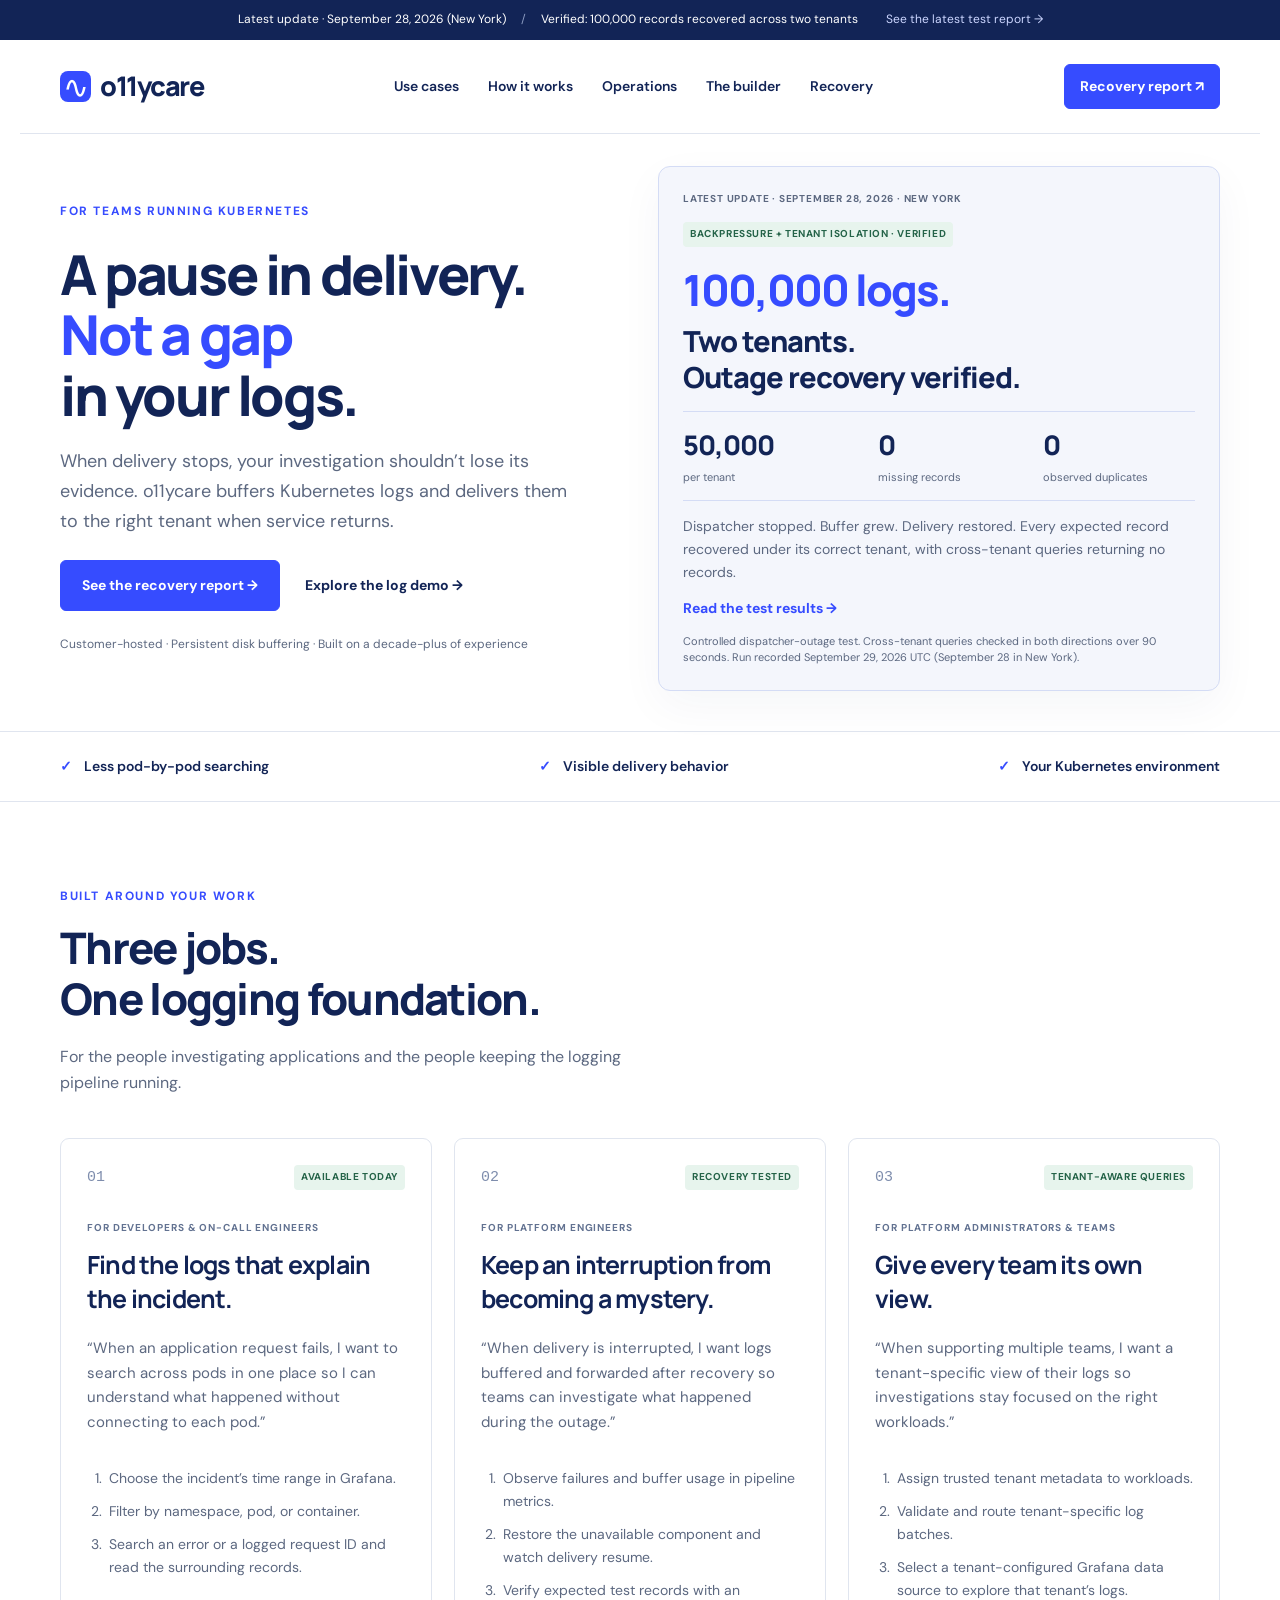
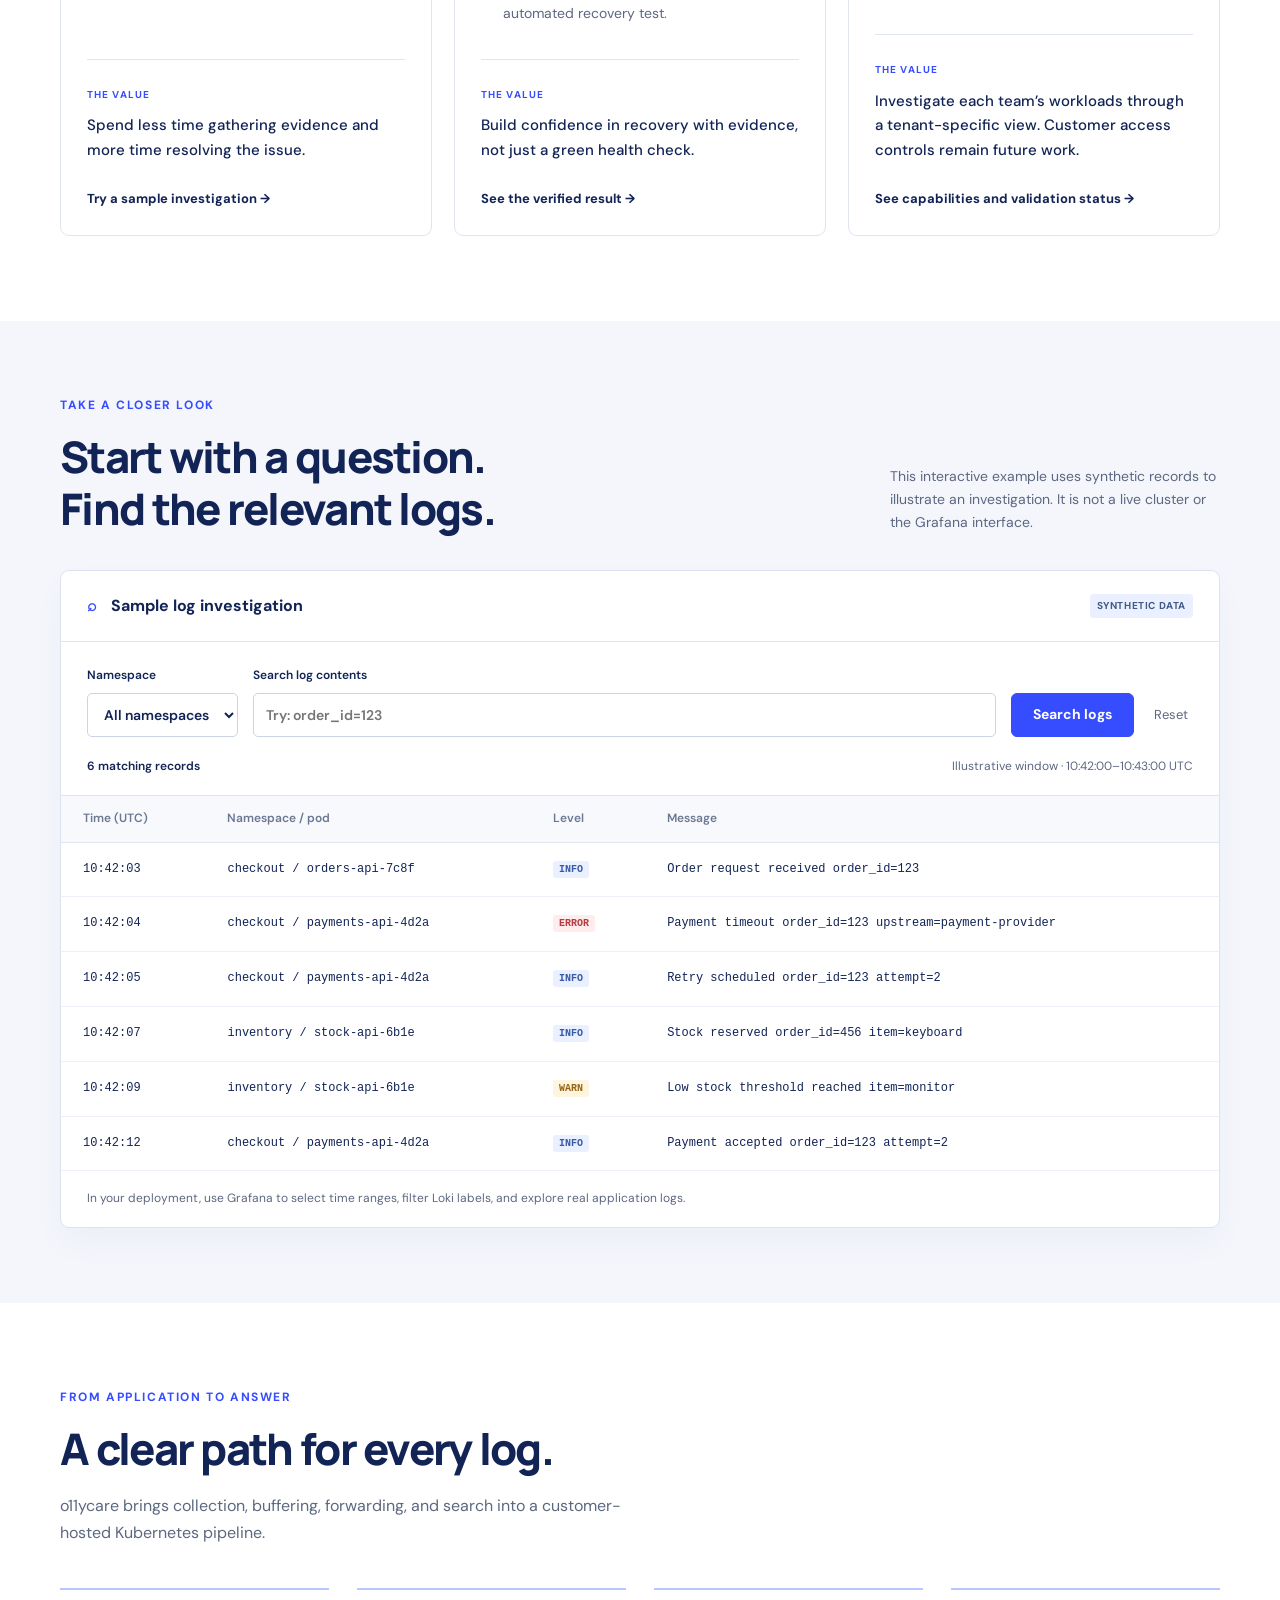
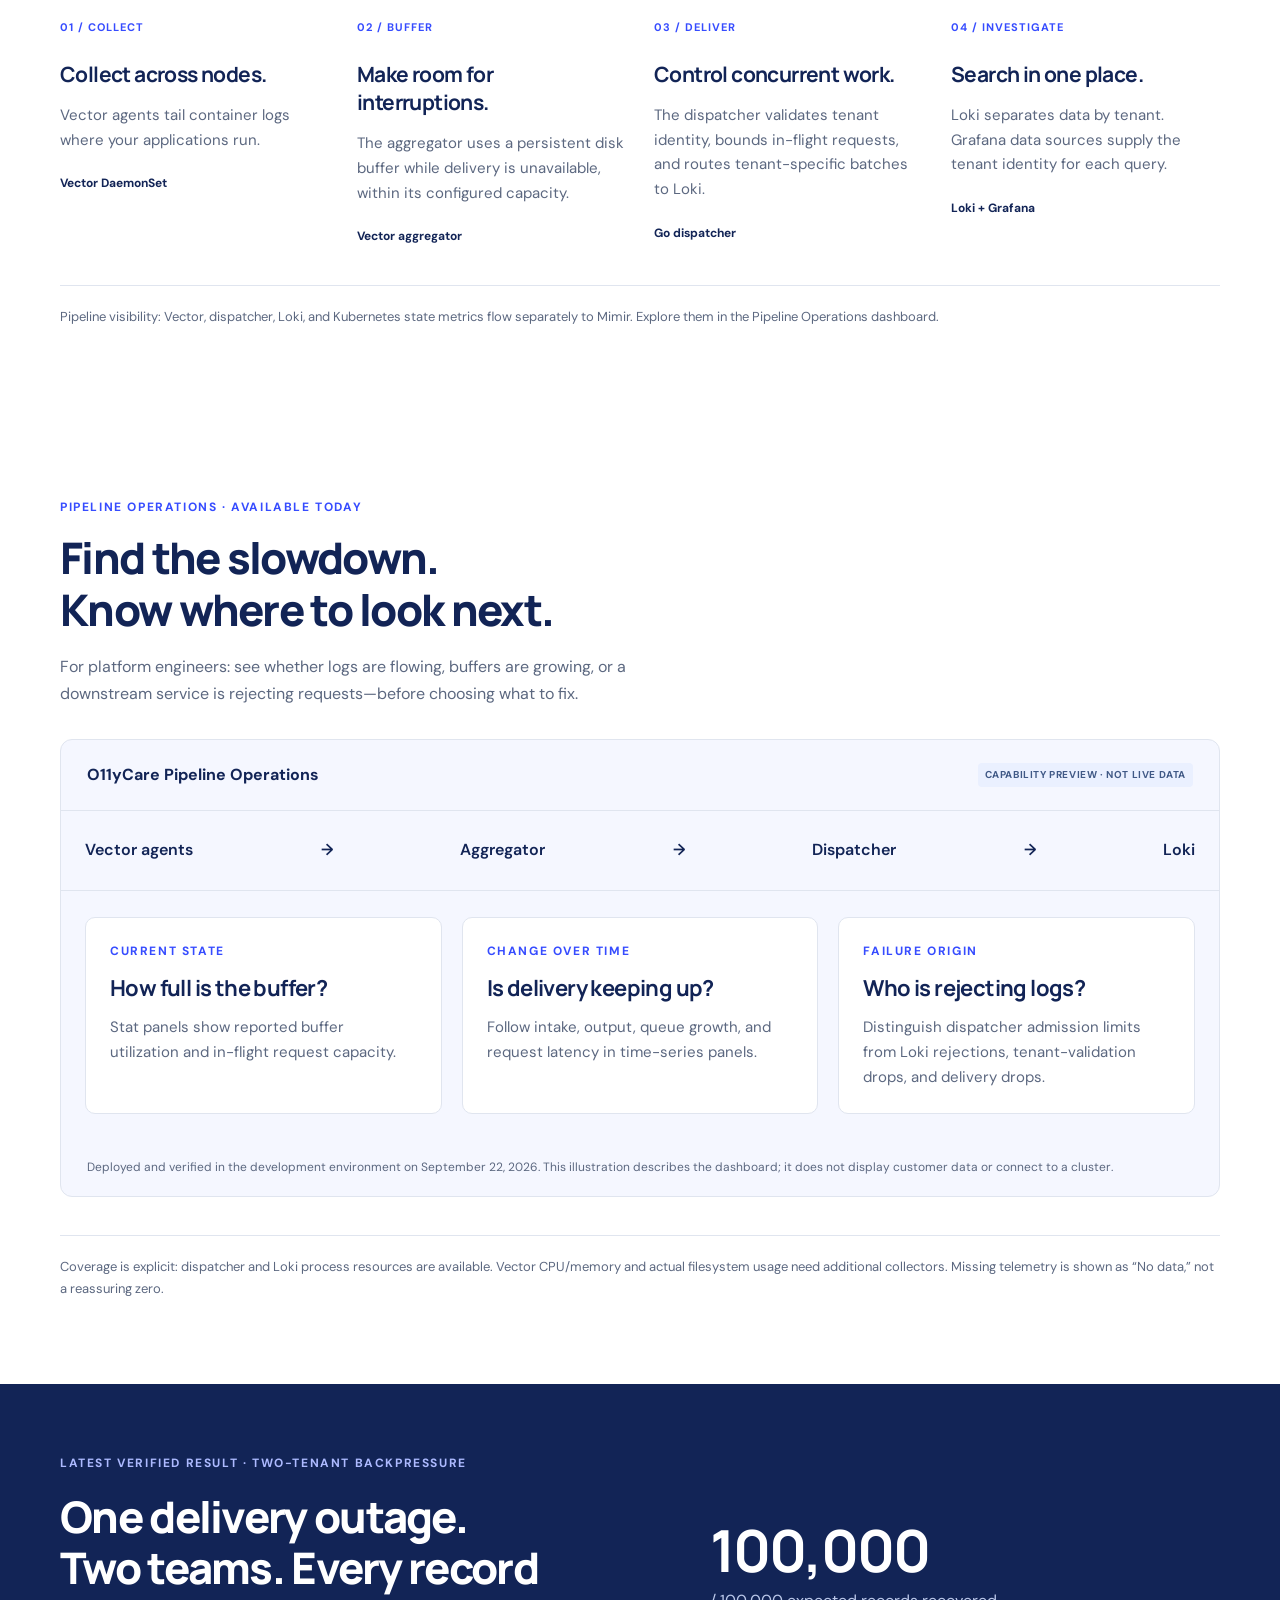
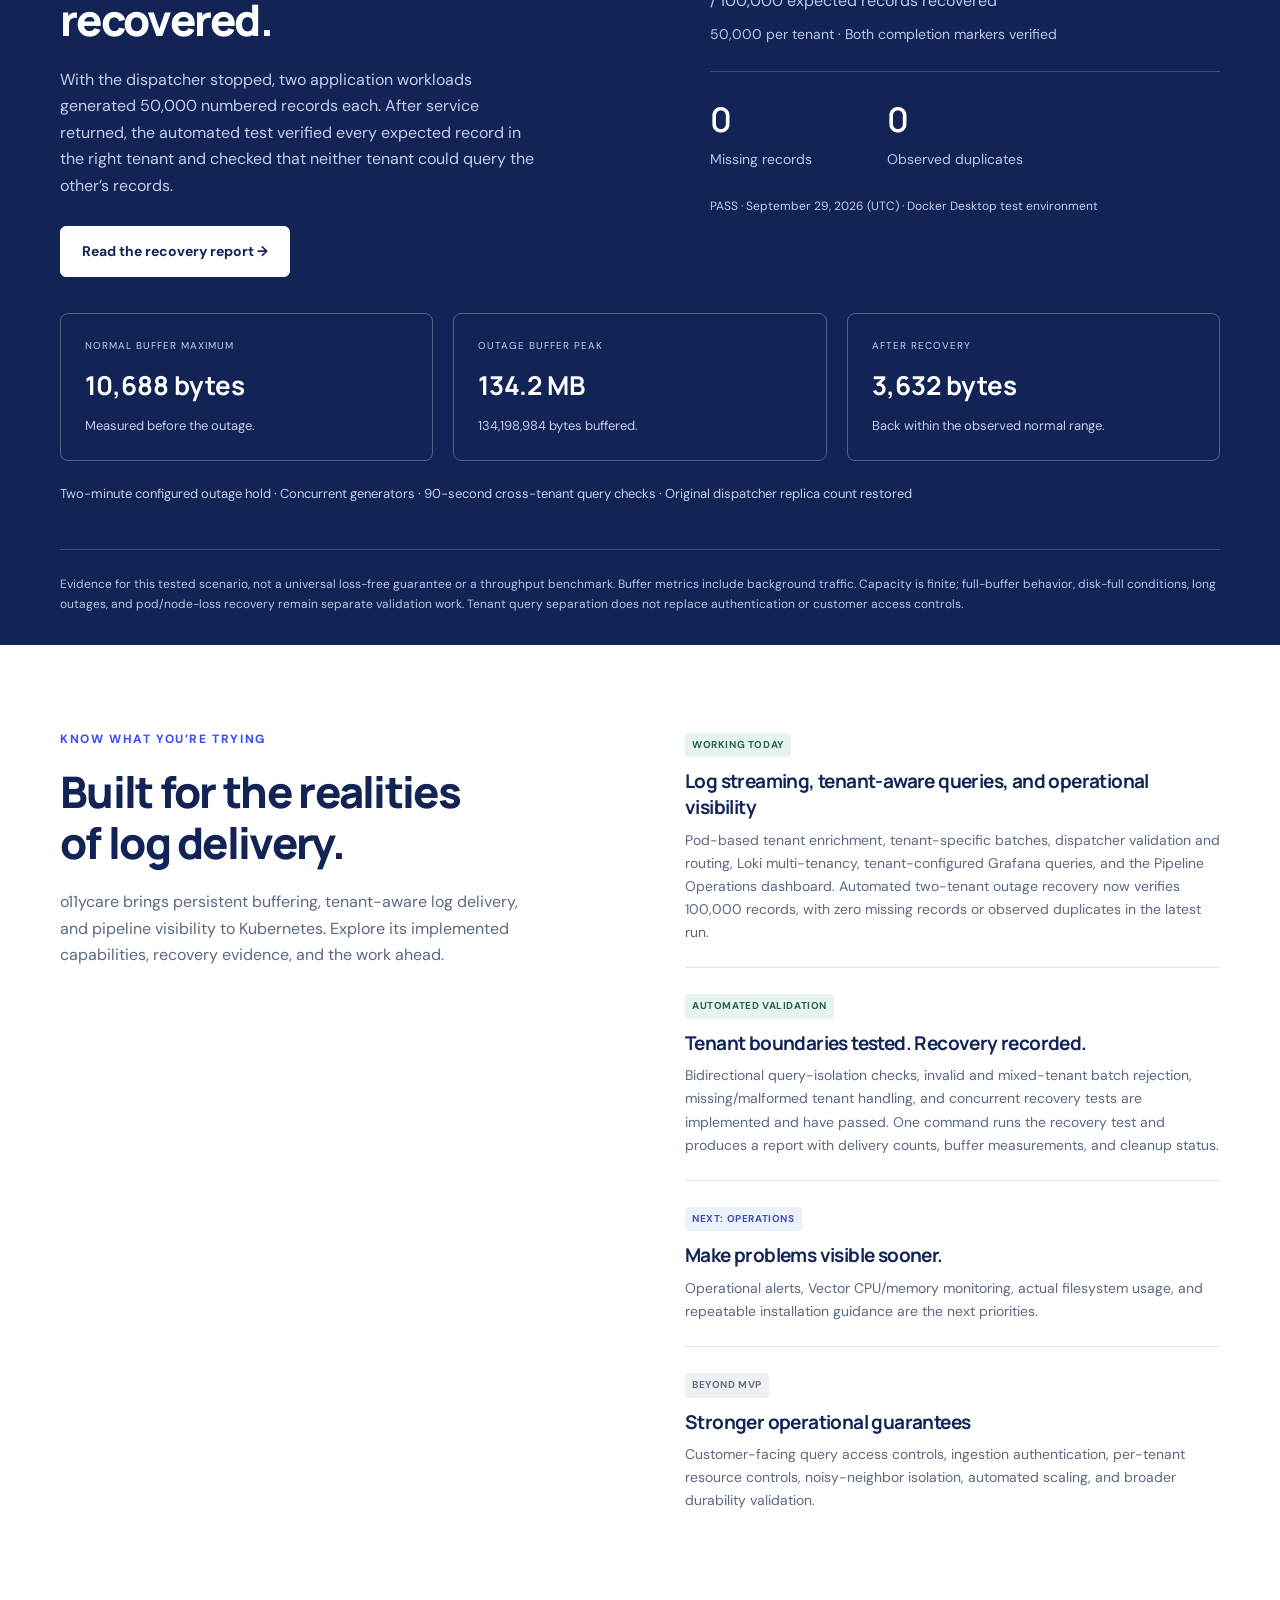
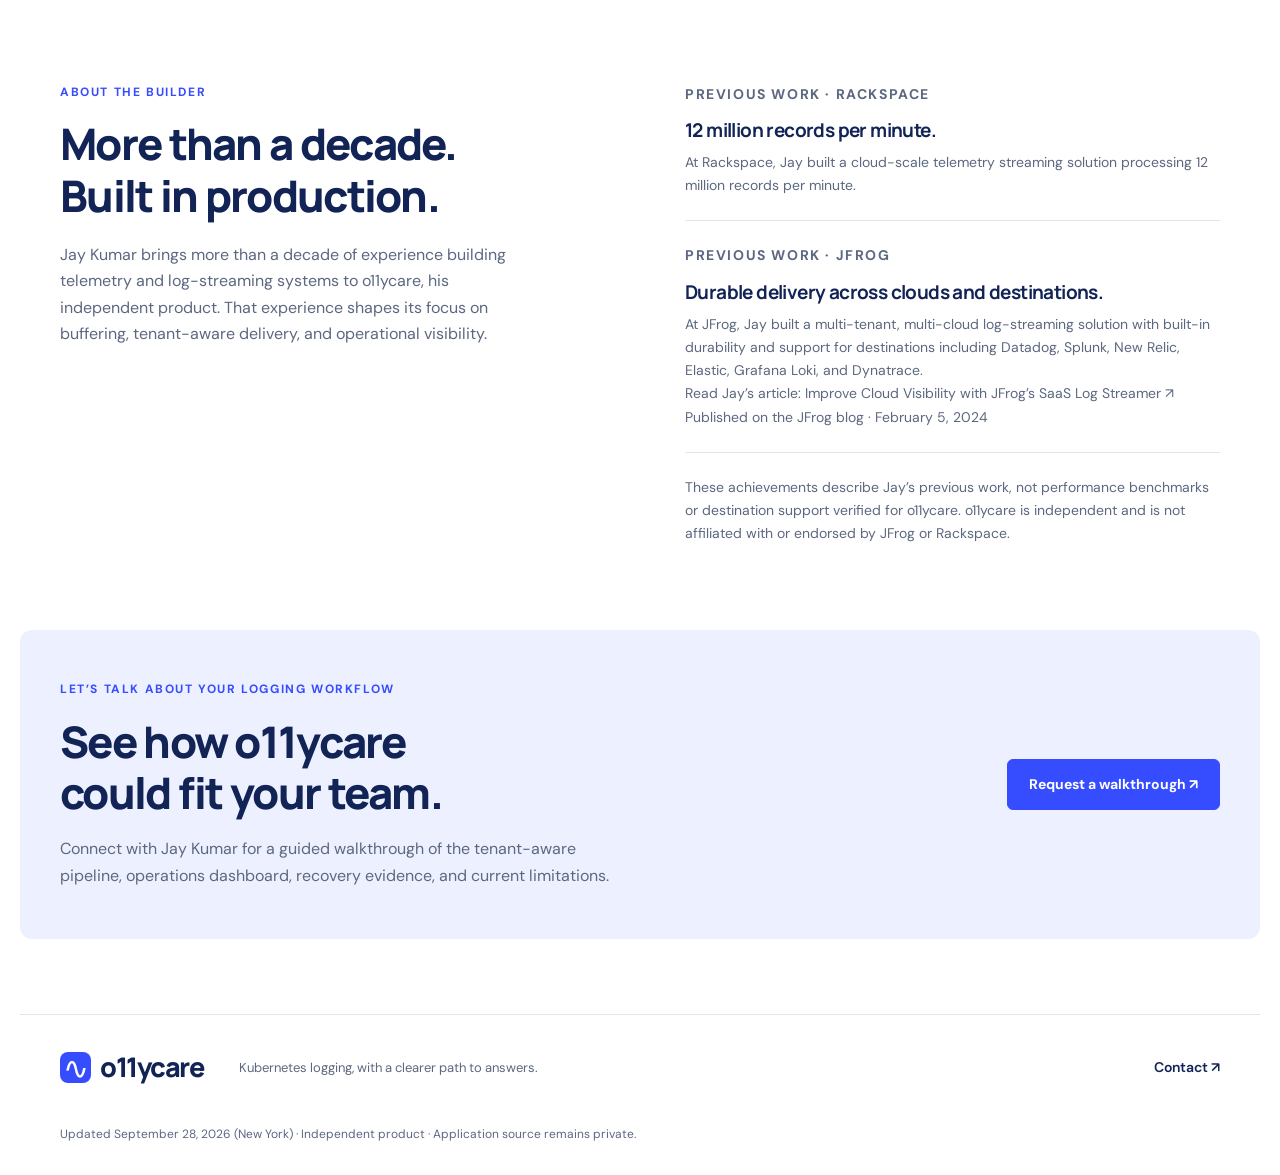
<file: index.html>
<!doctype html>
<html lang="en"><head><meta charset="utf-8"><meta name="viewport" content="width=device-width,initial-scale=1"><title>o11ycare | Kubernetes logs. In context. In your control.</title><meta name="description" content="Bring Kubernetes logs together, investigate incidents in Grafana, and verify recovery after delivery interruptions. Explore o11ycare, built on more than a decade of telemetry engineering experience."><meta name="theme-color" content="#122456"><meta property="og:title" content="o11ycare | Your Kubernetes logs, together."><meta property="og:description" content="Tenant-aware Kubernetes logging with persistent buffering. See a verified 100,000-record, two-tenant outage recovery test."><link rel="icon" href="data:image/svg+xml,%3Csvg xmlns='http://www.w3.org/2000/svg' viewBox='0 0 32 32'%3E%3Crect width='32' height='32' rx='8' fill='%23364cff'/%3E%3Cpath d='M7 17h5l3-8 4 14 3-6h4' fill='none' stroke='white' stroke-width='2.5'/%3E%3C/svg%3E"><link rel="stylesheet" href="style.css"><script src="app.js" defer></script></head><body>
<a class="skip" href="#main">Skip to content</a><div class="announcement">Latest update · September 28, 2026 (New York) <span> / </span> Verified: 100,000 records recovered across two tenants <a href="#recovery">See the latest test report →</a></div>
<header class="wrap header"><a class="brand" href="#main"><span aria-hidden="true">∿</span>o11ycare</a><nav aria-label="Main navigation"><a href="#use-cases">Use cases</a><a href="#how-it-works">How it works</a><a href="#operations">Operations</a><a href="#about-builder">The builder</a><a href="#recovery">Recovery</a></nav><a class="button small" href="backpressure-report.html">Recovery report ↗</a></header>
<main id="main"><section class="hero wrap"><div class="hero-copy"><p class="eyebrow">FOR TEAMS RUNNING KUBERNETES</p><h1>A pause in delivery.<br><em>Not a gap</em><br>in your logs.</h1><p class="lead">When delivery stops, your investigation shouldn’t lose its evidence. o11ycare buffers Kubernetes logs and delivers them to the right tenant when service returns.</p><div class="actions"><a class="button" href="backpressure-report.html">See the recovery report →</a><a class="secondary" href="#demo">Explore the log demo →</a></div><p class="hero-note">Customer-hosted · Persistent disk buffering · Built on a decade-plus of experience</p></div><aside class="hero-proof" aria-labelledby="hero-proof-heading"><p class="proof-update">LATEST UPDATE · <time datetime="2026-09-28">SEPTEMBER 28, 2026</time> · NEW YORK</p><span class="badge available">BACKPRESSURE + TENANT ISOLATION · VERIFIED</span><h2 id="hero-proof-heading"><span class="hero-record-count">100,000 logs.</span>Two tenants.<br>Outage recovery verified.</h2><div class="hero-proof-stats"><div><strong>50,000</strong><span>per tenant</span></div><div><strong>0</strong><span>missing records</span></div><div><strong>0</strong><span>observed duplicates</span></div></div><p class="hero-proof-story">Dispatcher stopped. Buffer grew. Delivery restored. Every expected record recovered under its correct tenant, with cross-tenant queries returning no records.</p><a class="hero-proof-link" href="backpressure-report.html">Read the test results →</a><p class="hero-proof-scope">Controlled dispatcher-outage test. Cross-tenant queries checked in both directions over 90 seconds. Run recorded September 29, 2026 UTC (September 28 in New York).</p></aside></section>
<div class="benefit-strip"><div class="wrap"><span>Less pod-by-pod searching</span><span>Visible delivery behavior</span><span>Your Kubernetes environment</span></div></div>
<section class="section wrap" id="use-cases"><div class="section-heading"><p class="eyebrow">BUILT AROUND YOUR WORK</p><h2>Three jobs.<br>One logging foundation.</h2><p>For the people investigating applications and the people keeping the logging pipeline running.</p></div><div class="stories">
<article class="story"><div class="story-top"><span class="number">01</span><span class="badge available">AVAILABLE TODAY</span></div><p class="persona">FOR DEVELOPERS & ON-CALL ENGINEERS</p><h3>Find the logs that explain the incident.</h3><p class="user-story">“When an application request fails, I want to search across pods in one place so I can understand what happened without connecting to each pod.”</p><ol><li>Choose the incident’s time range in Grafana.</li><li>Filter by namespace, pod, or container.</li><li>Search an error or a logged request ID and read the surrounding records.</li></ol><div class="outcome"><span>THE VALUE</span><p>Spend less time gathering evidence and more time resolving the issue.</p></div><a href="#demo">Try a sample investigation →</a></article>
<article class="story"><div class="story-top"><span class="number">02</span><span class="badge available">RECOVERY TESTED</span></div><p class="persona">FOR PLATFORM ENGINEERS</p><h3>Keep an interruption from becoming a mystery.</h3><p class="user-story">“When delivery is interrupted, I want logs buffered and forwarded after recovery so teams can investigate what happened during the outage.”</p><ol><li>Observe failures and buffer usage in pipeline metrics.</li><li>Restore the unavailable component and watch delivery resume.</li><li>Verify expected test records with an automated recovery test.</li></ol><div class="outcome"><span>THE VALUE</span><p>Build confidence in recovery with evidence, not just a green health check.</p></div><a href="#recovery">See the verified result →</a></article>
<article class="story"><div class="story-top"><span class="number">03</span><span class="badge available">TENANT-AWARE QUERIES</span></div><p class="persona">FOR PLATFORM ADMINISTRATORS & TEAMS</p><h3>Give every team its own view.</h3><p class="user-story">“When supporting multiple teams, I want a tenant-specific view of their logs so investigations stay focused on the right workloads.”</p><ol><li>Assign trusted tenant metadata to workloads.</li><li>Validate and route tenant-specific log batches.</li><li>Select a tenant-configured Grafana data source to explore that tenant’s logs.</li></ol><div class="outcome"><span>THE VALUE</span><p>Investigate each team’s workloads through a tenant-specific view. Customer access controls remain future work.</p></div><a href="#availability">See capabilities and validation status →</a></article>
</div></section>
<section class="demo-section" id="demo"><div class="wrap"><div class="demo-heading"><div><p class="eyebrow">TAKE A CLOSER LOOK</p><h2>Start with a question.<br>Find the relevant logs.</h2></div><p>This interactive example uses synthetic records to illustrate an investigation. It is not a live cluster or the Grafana interface.</p></div><div class="explorer"><div class="explorer-title"><strong><span aria-hidden="true">⌕</span> Sample log investigation</strong><span class="badge">SYNTHETIC DATA</span></div><form id="search-form" class="filters"><label>Namespace<select id="namespace"><option value="all">All namespaces</option><option value="checkout">checkout</option><option value="inventory">inventory</option></select></label><label class="query-label">Search log contents<input id="query" type="search" placeholder="Try: order_id=123" autocomplete="off"></label><button class="button" type="submit">Search logs</button><button class="reset" id="reset" type="button">Reset</button></form><div class="result-meta"><span id="result-count" role="status">6 matching records</span><span>Illustrative window · 10:42:00–10:43:00 UTC</span></div><div class="table-scroll"><table><caption class="sr-only">Matching synthetic application logs</caption><thead><tr><th>Time (UTC)</th><th>Namespace / pod</th><th>Level</th><th>Message</th></tr></thead><tbody id="log-results"></tbody></table></div><p id="empty-state" hidden>No matching records. Try another namespace or search term.</p><div class="explorer-footer">In your deployment, use Grafana to select time ranges, filter Loki labels, and explore real application logs.</div></div></div></section>
<section class="section wrap workflow" id="how-it-works"><div class="section-heading"><p class="eyebrow">FROM APPLICATION TO ANSWER</p><h2>A clear path for every log.</h2><p>o11ycare brings collection, buffering, forwarding, and search into a customer-hosted Kubernetes pipeline.</p></div><div class="flow"><article><span>01 / COLLECT</span><h3>Collect across nodes.</h3><p>Vector agents tail container logs where your applications run.</p><b>Vector DaemonSet</b></article><article><span>02 / BUFFER</span><h3>Make room for interruptions.</h3><p>The aggregator uses a persistent disk buffer while delivery is unavailable, within its configured capacity.</p><b>Vector aggregator</b></article><article><span>03 / DELIVER</span><h3>Control concurrent work.</h3><p>The dispatcher validates tenant identity, bounds in-flight requests, and routes tenant-specific batches to Loki.</p><b>Go dispatcher</b></article><article><span>04 / INVESTIGATE</span><h3>Search in one place.</h3><p>Loki separates data by tenant. Grafana data sources supply the tenant identity for each query.</p><b>Loki + Grafana</b></article></div><p class="metrics-note">Pipeline visibility: Vector, dispatcher, Loki, and Kubernetes state metrics flow separately to Mimir. Explore them in the Pipeline Operations dashboard.</p></section>
<section class="section wrap" id="operations"><div class="section-heading"><p class="eyebrow">PIPELINE OPERATIONS · AVAILABLE TODAY</p><h2>Find the slowdown.<br>Know where to look next.</h2><p>For platform engineers: see whether logs are flowing, buffers are growing, or a downstream service is rejecting requests—before choosing what to fix.</p></div><div class="ops-preview" aria-label="Illustration of the available operational dashboard"><div class="explorer-title"><strong>O11yCare Pipeline Operations</strong><span class="badge">CAPABILITY PREVIEW · NOT LIVE DATA</span></div><div class="ops-flow"><span>Vector agents</span><span aria-hidden="true">→</span><span>Aggregator</span><span aria-hidden="true">→</span><span>Dispatcher</span><span aria-hidden="true">→</span><span>Loki</span></div><div class="ops-cards"><article><p class="eyebrow">CURRENT STATE</p><h3>How full is the buffer?</h3><p>Stat panels show reported buffer utilization and in-flight request capacity.</p></article><article><p class="eyebrow">CHANGE OVER TIME</p><h3>Is delivery keeping up?</h3><p>Follow intake, output, queue growth, and request latency in time-series panels.</p></article><article><p class="eyebrow">FAILURE ORIGIN</p><h3>Who is rejecting logs?</h3><p>Distinguish dispatcher admission limits from Loki rejections, tenant-validation drops, and delivery drops.</p></article></div><div class="explorer-footer">Deployed and verified in the development environment on September 22, 2026. This illustration describes the dashboard; it does not display customer data or connect to a cluster.</div></div><p class="metrics-note">Coverage is explicit: dispatcher and Loki process resources are available. Vector CPU/memory and actual filesystem usage need additional collectors. Missing telemetry is shown as “No data,” not a reassuring zero.</p></section>
<section class="recovery" id="recovery"><div class="wrap recovery-grid"><div><p class="eyebrow">LATEST VERIFIED RESULT · TWO-TENANT BACKPRESSURE</p><h2>One delivery outage.<br>Two teams. Every record recovered.</h2><p>With the dispatcher stopped, two application workloads generated 50,000 numbered records each. After service returned, the automated test verified every expected record in the right tenant and checked that neither tenant could query the other’s records.</p><a class="button light" href="backpressure-report.html">Read the recovery report →</a></div><div><div class="proof-numbers"><div><strong>100,000<span>/ 100,000 expected records recovered</span></strong><p>50,000 per tenant · Both completion markers verified</p></div><div class="proof-small"><div><strong>0</strong><p>Missing records</p></div><div><strong>0</strong><p>Observed duplicates</p></div></div></div><p class="proof-caption">PASS · September 29, 2026 (UTC) · Docker Desktop test environment</p></div></div><div class="wrap recovery-detail"><div class="recovery-stats"><article><span>NORMAL BUFFER MAXIMUM</span><strong>10,688 bytes</strong><p>Measured before the outage.</p></article><article><span>OUTAGE BUFFER PEAK</span><strong>134.2 MB</strong><p>134,198,984 bytes buffered.</p></article><article><span>AFTER RECOVERY</span><strong>3,632 bytes</strong><p>Back within the observed normal range.</p></article></div><p class="recovery-method">Two-minute configured outage hold · Concurrent generators · 90-second cross-tenant query checks · Original dispatcher replica count restored</p><p class="proof-limit">Evidence for this tested scenario, not a universal loss-free guarantee or a throughput benchmark. Buffer metrics include background traffic. Capacity is finite; full-buffer behavior, disk-full conditions, long outages, and pod/node-loss recovery remain separate validation work. Tenant query separation does not replace authentication or customer access controls.</p></div></section>
<section class="section wrap availability" id="availability"><div><p class="eyebrow">KNOW WHAT YOU’RE TRYING</p><h2>Built for the realities<br>of log delivery.</h2><p>o11ycare brings persistent buffering, tenant-aware log delivery, and pipeline visibility to Kubernetes. Explore its implemented capabilities, recovery evidence, and the work ahead.</p></div><div class="status-list"><div><span class="badge available">WORKING TODAY</span><h3>Log streaming, tenant-aware queries, and operational visibility</h3><p>Pod-based tenant enrichment, tenant-specific batches, dispatcher validation and routing, Loki multi-tenancy, tenant-configured Grafana queries, and the Pipeline Operations dashboard. Automated two-tenant outage recovery now verifies 100,000 records, with zero missing records or observed duplicates in the latest run.</p></div><div><span class="badge available">AUTOMATED VALIDATION</span><h3>Tenant boundaries tested. Recovery recorded.</h3><p>Bidirectional query-isolation checks, invalid and mixed-tenant batch rejection, missing/malformed tenant handling, and concurrent recovery tests are implemented and have passed. One command runs the recovery test and produces a report with delivery counts, buffer measurements, and cleanup status.</p></div><div><span class="badge planned">NEXT: OPERATIONS</span><h3>Make problems visible sooner.</h3><p>Operational alerts, Vector CPU/memory monitoring, actual filesystem usage, and repeatable installation guidance are the next priorities.</p></div><div><span class="badge later">BEYOND MVP</span><h3>Stronger operational guarantees</h3><p>Customer-facing query access controls, ingestion authentication, per-tenant resource controls, noisy-neighbor isolation, automated scaling, and broader durability validation.</p></div></div></section>
<section class="section wrap availability" id="about-builder" aria-labelledby="builder-heading"><div><p class="eyebrow">ABOUT THE BUILDER</p><h2 id="builder-heading">More than a decade.<br>Built in production.</h2><p>Jay Kumar brings more than a decade of experience building telemetry and log-streaming systems to o11ycare, his independent product. That experience shapes its focus on buffering, tenant-aware delivery, and operational visibility.</p></div><div class="status-list"><div><p class="eyebrow">PREVIOUS WORK · RACKSPACE</p><h3>12 million records per minute.</h3><p>At Rackspace, Jay built a cloud-scale telemetry streaming solution processing 12 million records per minute.</p></div><div><p class="eyebrow">PREVIOUS WORK · JFROG</p><h3>Durable delivery across clouds and destinations.</h3><p>At JFrog, Jay built a multi-tenant, multi-cloud log-streaming solution with built-in durability and support for destinations including Datadog, Splunk, New Relic, Elastic, Grafana Loki, and Dynatrace.</p><p><a href="https://jfrog.com/blog/jfrog-saas-log-streamer/" target="_blank" rel="noopener noreferrer">Read Jay’s article: Improve Cloud Visibility with JFrog’s SaaS Log Streamer ↗</a></p><p>Published on the JFrog blog · February 5, 2024</p></div><div><p>These achievements describe Jay’s previous work, not performance benchmarks or destination support verified for o11ycare. o11ycare is independent and is not affiliated with or endorsed by JFrog or Rackspace.</p></div></div></section>
<section class="cta wrap" id="contact"><div><p class="eyebrow">LET’S TALK ABOUT YOUR LOGGING WORKFLOW</p><h2>See how o11ycare<br>could fit your team.</h2><p>Connect with Jay Kumar for a guided walkthrough of the tenant-aware pipeline, operations dashboard, recovery evidence, and current limitations.</p></div><a class="button" href="https://www.linkedin.com/in/mritunjay-kumar-8252572/" target="_blank" rel="noopener noreferrer">Request a walkthrough ↗</a></section>
</main><footer class="wrap footer"><a class="brand" href="#main"><span aria-hidden="true">∿</span>o11ycare</a><p>Kubernetes logging, with a clearer path to answers.</p><a href="https://www.linkedin.com/in/mritunjay-kumar-8252572/" target="_blank" rel="noopener noreferrer">Contact ↗</a><span class="footer-note">Updated September 28, 2026 (New York) · Independent product · Application source remains private.</span></footer></body></html>
</file>
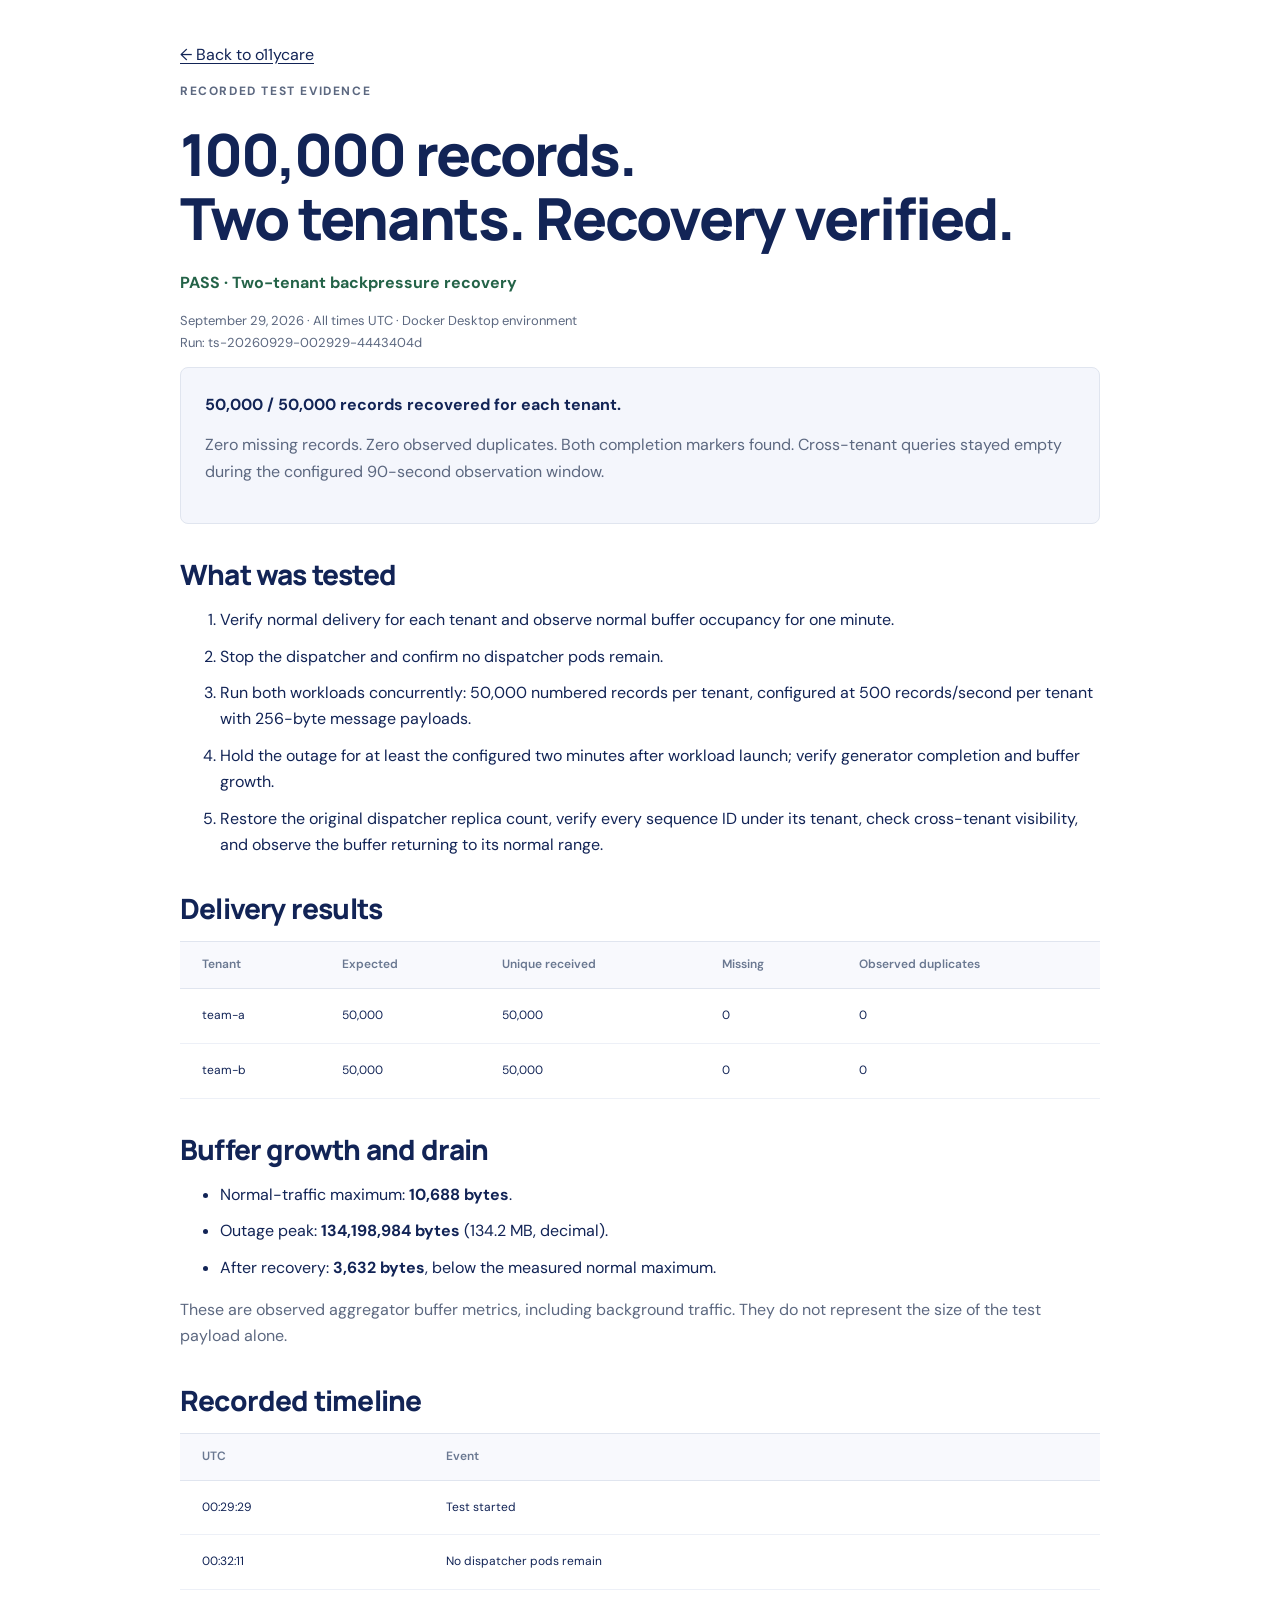
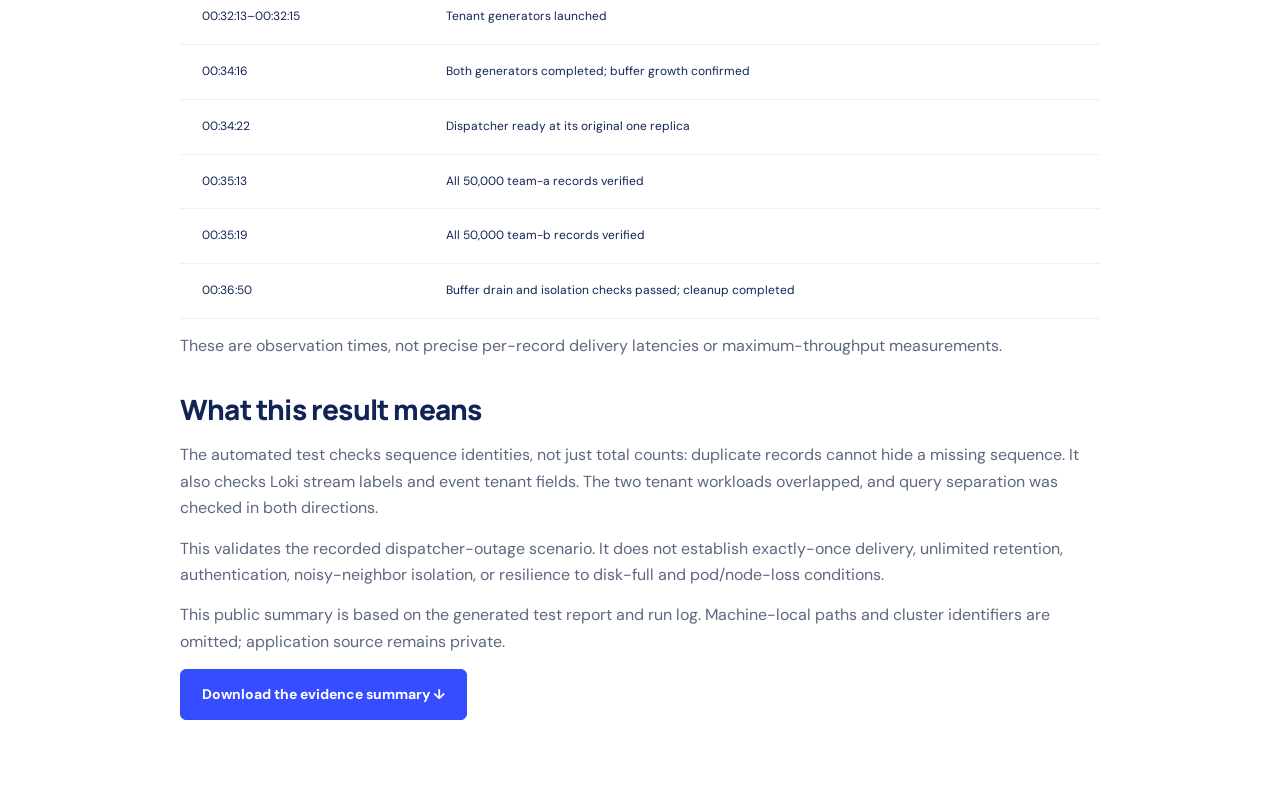
<file: backpressure-report.html>
<!doctype html>
<html lang="en"><head><meta charset="utf-8"><meta name="viewport" content="width=device-width,initial-scale=1"><title>100,000-record recovery report | o11ycare</title><meta name="description" content="Verified two-tenant backpressure recovery: 50,000 records per tenant, zero missing records, and zero observed duplicates."><link rel="stylesheet" href="style.css"></head><body><main class="wrap report-page"><a href="index.html#recovery">← Back to o11ycare</a><p class="eyebrow">RECORDED TEST EVIDENCE</p><h1>100,000 records.<br>Two tenants. Recovery verified.</h1><p class="report-status">PASS · Two-tenant backpressure recovery</p><p class="report-meta">September 29, 2026 · All times UTC · Docker Desktop environment<br>Run: ts-20260929-002929-4443404d</p><div class="report-highlight"><strong>50,000 / 50,000 records recovered for each tenant.</strong><p>Zero missing records. Zero observed duplicates. Both completion markers found. Cross-tenant queries stayed empty during the configured 90-second observation window.</p></div><h2>What was tested</h2><ol><li>Verify normal delivery for each tenant and observe normal buffer occupancy for one minute.</li><li>Stop the dispatcher and confirm no dispatcher pods remain.</li><li>Run both workloads concurrently: 50,000 numbered records per tenant, configured at 500 records/second per tenant with 256-byte message payloads.</li><li>Hold the outage for at least the configured two minutes after workload launch; verify generator completion and buffer growth.</li><li>Restore the original dispatcher replica count, verify every sequence ID under its tenant, check cross-tenant visibility, and observe the buffer returning to its normal range.</li></ol><h2>Delivery results</h2><div class="table-scroll"><table><caption class="sr-only">Recorded delivery counts for each tenant</caption><thead><tr><th>Tenant</th><th>Expected</th><th>Unique received</th><th>Missing</th><th>Observed duplicates</th></tr></thead><tbody><tr><td>team-a</td><td>50,000</td><td>50,000</td><td>0</td><td>0</td></tr><tr><td>team-b</td><td>50,000</td><td>50,000</td><td>0</td><td>0</td></tr></tbody></table></div><h2>Buffer growth and drain</h2><ul><li>Normal-traffic maximum: <strong>10,688 bytes</strong>.</li><li>Outage peak: <strong>134,198,984 bytes</strong> (134.2 MB, decimal).</li><li>After recovery: <strong>3,632 bytes</strong>, below the measured normal maximum.</li></ul><p>These are observed aggregator buffer metrics, including background traffic. They do not represent the size of the test payload alone.</p><h2>Recorded timeline</h2><div class="table-scroll"><table><caption class="sr-only">Selected timestamps from the recorded run</caption><thead><tr><th>UTC</th><th>Event</th></tr></thead><tbody><tr><td>00:29:29</td><td>Test started</td></tr><tr><td>00:32:11</td><td>No dispatcher pods remain</td></tr><tr><td>00:32:13–00:32:15</td><td>Tenant generators launched</td></tr><tr><td>00:34:16</td><td>Both generators completed; buffer growth confirmed</td></tr><tr><td>00:34:22</td><td>Dispatcher ready at its original one replica</td></tr><tr><td>00:35:13</td><td>All 50,000 team-a records verified</td></tr><tr><td>00:35:19</td><td>All 50,000 team-b records verified</td></tr><tr><td>00:36:50</td><td>Buffer drain and isolation checks passed; cleanup completed</td></tr></tbody></table></div><p>These are observation times, not precise per-record delivery latencies or maximum-throughput measurements.</p><h2>What this result means</h2><p>The automated test checks sequence identities, not just total counts: duplicate records cannot hide a missing sequence. It also checks Loki stream labels and event tenant fields. The two tenant workloads overlapped, and query separation was checked in both directions.</p><p>This validates the recorded dispatcher-outage scenario. It does not establish exactly-once delivery, unlimited retention, authentication, noisy-neighbor isolation, or resilience to disk-full and pod/node-loss conditions.</p><p>This public summary is based on the generated test report and run log. Machine-local paths and cluster identifiers are omitted; application source remains private.</p><a class="button" href="recovery-evidence.txt" download>Download the evidence summary ↓</a></main></body></html>
</file>
<file: style.css>
@import url('https://fonts.googleapis.com/css2?family=DM+Sans:wght@400;500;600;650;700&family=Manrope:wght@400;500;600;700;800&display=swap');
:root{--navy:#122456;--blue:#364cff;--muted:#5c6880;--line:#e0e5ef;--pale:#f4f6fc}*{box-sizing:border-box}html{scroll-behavior:smooth;scroll-padding-top:30px}body{margin:0;color:var(--navy);background:#fff;font:16px/1.65 'DM Sans',sans-serif}a{color:inherit;text-decoration:none}button,input,select{font:inherit}button{cursor:pointer}h1,h2,h3,p{margin:0}h1,h2,h3,.brand{font-family:Manrope,sans-serif}h1{font-size:clamp(44px,5.4vw,72px);line-height:1.1;letter-spacing:-3.3px;font-weight:800}h1 em{font-style:normal;color:var(--blue)}h2{font-size:clamp(32px,3.4vw,46px);line-height:1.18;letter-spacing:-1.7px;font-weight:800}h3{font-size:23px;line-height:1.35;letter-spacing:-.6px}.wrap{max-width:1240px;margin:auto;padding-left:40px;padding-right:40px}.announcement{background:var(--navy);color:#fff;text-align:center;font-size:12px;padding:10px 18px}.announcement>span{margin:0 12px;color:#8b9bc1}.announcement a{margin-left:25px;color:#ccd6ff}.header{display:flex;align-items:center;justify-content:space-between;gap:25px;padding-top:24px;padding-bottom:24px;border-bottom:1px solid var(--line)}.brand{font-weight:800;font-size:27px;letter-spacing:-1.3px;display:inline-flex;align-items:center;gap:9px}.brand>span{display:inline-flex;align-items:center;justify-content:center;background:var(--blue);color:white;border-radius:8px;width:31px;height:31px;font-size:31px;font-weight:500}.header nav{display:flex;gap:29px;font-size:14px;font-weight:600}.header nav a:hover,.secondary:hover,.story>a:hover{color:var(--blue)}.button{display:inline-flex;align-items:center;justify-content:center;gap:22px;border:1px solid var(--blue);background:var(--blue);color:white;border-radius:6px;padding:13px 21px;font-size:14px;font-weight:700;white-space:nowrap}.button:hover{background:#263bde}.button.small{padding:10px 15px}.secondary{font-size:14px;font-weight:700}.eyebrow{color:var(--blue);font-size:12px;letter-spacing:1.6px;font-weight:700}.hero{display:grid;grid-template-columns:1.13fr 1fr;align-items:center;gap:60px;padding-top:86px;padding-bottom:90px}.hero h1{margin:22px 0}.lead{font-size:20px;max-width:510px;color:var(--muted)}.actions{display:flex;align-items:center;gap:25px;margin-top:32px;flex-wrap:wrap}.hero-note{font-size:12px;margin-top:24px;color:var(--muted)}.hero-art{background:var(--pale);border:1px solid #e0e6f8;border-radius:13px;padding:23px 21px;box-shadow:0 22px 70px #12245612;transform:none}.art-top{display:flex;align-items:center;gap:10px;font-size:13px;font-weight:600;margin-bottom:23px}.mini-logo{color:var(--blue);font-size:29px;line-height:1}.search-preview{background:white;border:1px solid #cbd4ef;border-radius:5px;padding:13px 14px;font-size:15px;display:flex;align-items:center;gap:13px;box-shadow:0 3px 12px #13255206}.search-preview>span:first-child{font-size:23px;line-height:1}.key{margin-left:auto;color:#8b95aa}.scope-chips{display:flex;gap:9px;margin:14px 0 21px;font-size:11px}.scope-chips span{border:1px solid #dae2f5;border-radius:4px;padding:3px 8px;background:#eaf0ff}.sample-line{display:grid;grid-template-columns:57px 40px 1fr;gap:7px;padding:14px 8px;font:11px/1.6 monospace;border-bottom:1px solid var(--line);align-items:start}.log-time{color:#6d7890}.info{color:#3659a8}.error{color:#b53a41}.focus{background:#fff0f0;border:1px solid #f4cbcb;border-radius:4px}.context-card{background:white;display:flex;gap:13px;padding:18px 15px;margin-top:23px;border-radius:7px;box-shadow:0 3px 12px #13255207}.context-icon{font-size:27px;color:var(--blue)}.context-card strong{font-size:14px}.context-card p{font-size:12px;color:var(--muted);margin-top:3px}.sample-label{font-size:11px;color:#67748e;line-height:1.6;margin-top:17px}.benefit-strip{border-block:1px solid var(--line)}.benefit-strip>.wrap{display:flex;justify-content:space-between;gap:20px;padding-top:23px;padding-bottom:23px;font-size:14px;font-weight:600}.benefit-strip span:before{content:'✓';color:var(--blue);margin-right:12px}.section{padding-top:85px;padding-bottom:85px}.section-heading{max-width:650px}.section-heading h2{margin:15px 0 19px}.section-heading>p:last-child{color:var(--muted);max-width:570px}.stories{display:grid;grid-template-columns:repeat(3,1fr);gap:22px;margin-top:42px}.story{padding:26px;border:1px solid var(--line);border-radius:9px;display:flex;flex-direction:column}.story-top{display:flex;align-items:center;justify-content:space-between;gap:10px}.number{font:15px monospace;color:#7e8dad}.badge{font-size:10px;letter-spacing:.6px;font-weight:700;display:inline-block;border-radius:4px;padding:4px 7px;background:#eaf0ff;color:#405986}.available{color:#246348;background:#e7f4ed}.planned{color:#4250ad;background:#edf0ff}.later{color:#657085;background:#eef0f4}.persona{font-size:10px;letter-spacing:.9px;font-weight:700;margin:30px 0 12px;color:#627291}.story h3{font-size:25px;letter-spacing:-.8px}.user-story{font-size:15px;color:var(--muted);margin-top:20px}.story ol{padding-left:19px;font-size:14px;color:var(--muted);margin:22px 0}.story li{padding-left:3px;margin:10px 0}.outcome{margin-top:auto;padding-top:20px;border-top:1px solid var(--line)}.outcome>span{font-size:10px;letter-spacing:1.1px;font-weight:700;color:var(--blue)}.outcome p{font-size:15px;font-weight:500;margin-top:7px}.story>a{font-size:13px;font-weight:700;margin-top:25px}.demo-section{background:var(--pale);padding:75px 0}.demo-heading{display:flex;justify-content:space-between;align-items:end;gap:60px;margin-bottom:36px}.demo-heading h2{margin-top:15px}.demo-heading>p{max-width:330px;color:var(--muted);font-size:14px}.explorer{background:white;border:1px solid #dce2ef;border-radius:9px;box-shadow:0 15px 35px #12245608;overflow:hidden}.explorer-title{display:flex;align-items:center;justify-content:space-between;padding:22px 26px;border-bottom:1px solid var(--line);gap:15px}.explorer-title strong{font-size:16px}.explorer-title strong>span{color:var(--blue);margin-right:10px}.filters{display:flex;align-items:end;gap:15px;padding:24px 26px 20px}.filters label{display:flex;flex-direction:column;font-size:12px;font-weight:600;gap:7px}.filters input,.filters select{color:var(--navy);background:white;border:1px solid #cbd3e4;border-radius:5px;height:44px;padding:8px 12px;font-size:14px}.query-label{flex:1}.filters .button{height:44px}.reset{background:transparent;border:0;color:var(--muted);font-size:13px;padding:12px 5px}.result-meta{display:flex;justify-content:space-between;gap:15px;padding:0 26px 18px;font-size:12px;color:var(--muted)}#result-count{color:var(--navy);font-weight:600}.table-scroll{overflow-x:auto}table{width:100%;border-collapse:collapse;text-align:left;font-size:12px;white-space:nowrap}th{background:#f8f9fd;color:#6a7891;font-weight:600;padding:13px 22px;border-block:1px solid var(--line)}td{padding:17px 22px;border-bottom:1px solid #edf0f7;font-family:monospace;font-size:12px}td:last-child{min-width:320px}.level{font-size:10px;padding:3px 6px;border-radius:3px;background:#eaf0ff;font-weight:700}.level.error{background:#ffeded}.level.warn{color:#936416;background:#fff5df}.explorer-footer{padding:18px 26px;font-size:12px;color:var(--muted)}#empty-state{text-align:center;padding:30px;color:var(--muted)}.flow{display:grid;grid-template-columns:repeat(4,1fr);gap:28px;margin-top:42px}.flow article{border-top:2px solid #b9c6ff;padding-top:23px}.flow article>span{font-size:11px;font-weight:700;color:var(--blue);letter-spacing:1px}.flow h3{font-size:21px;margin:20px 0 15px}.flow p{color:var(--muted);font-size:15px}.flow b{font-size:12px;display:block;margin-top:22px}.metrics-note{font-size:13px;padding:20px 0 0;border-top:1px solid var(--line);margin-top:38px;color:var(--muted)}.recovery{background:var(--navy);color:white;padding:70px 0 30px}.recovery-grid{display:grid;grid-template-columns:1.1fr 1fr;gap:90px;align-items:center}.recovery .eyebrow{color:#adbaff}.recovery h2{margin:17px 0 22px}.recovery-grid>div>p:not(.eyebrow){color:#c3cdea;max-width:480px}.light{background:white;border-color:white;color:var(--navy);margin-top:27px}.light:hover{background:#dfe6ff}.proof-numbers>div>strong{font:700 58px/1.2 Manrope,sans-serif;letter-spacing:-2px}.proof-numbers>div>strong>span{display:block;font:16px 'DM Sans',sans-serif;letter-spacing:0;color:#bac7e9;margin-top:6px}.proof-numbers p{font-size:14px;color:#b9c6e5;margin-top:12px}.proof-small{display:flex;gap:75px;padding-top:24px;margin-top:25px;border-top:1px solid #3d4e77}.proof-small strong{font:600 34px Manrope,sans-serif}.proof-small p{margin-top:6px}.proof-caption{font-size:12px;margin-top:25px}.proof-limit{border-top:1px solid #3d4e77;font-size:12px;color:#b6c5e5;padding-top:25px;margin-top:45px}.availability{display:grid;grid-template-columns:1fr 1fr;gap:90px}.availability h2{margin:16px 0 21px}.availability>div>p:last-child{max-width:470px;color:var(--muted)}.status-list>div+div{border-top:1px solid var(--line);margin-top:23px;padding-top:23px}.status-list h3{font-size:19px;margin:12px 0 8px}.status-list p{font-size:14px;color:var(--muted)}.cta{background:#edf1ff;border-radius:12px;padding-top:50px;padding-bottom:50px;display:flex;justify-content:space-between;align-items:center;gap:40px;margin-bottom:75px}.cta h2{margin:16px 0 18px}.cta p:last-child{max-width:560px;color:var(--muted)}.footer{display:flex;align-items:center;gap:35px;flex-wrap:wrap;border-top:1px solid var(--line);padding-top:30px;padding-bottom:30px}.footer>p{font-size:13px;color:var(--muted);flex:1}.footer>a:not(.brand){font-size:14px;font-weight:600}.footer-note{width:100%;font-size:12px;color:var(--muted)}a:focus-visible,button:focus-visible,input:focus-visible,select:focus-visible{outline:3px solid #7a8aff;outline-offset:4px}.skip{position:absolute;left:10px;top:-100px;background:white;padding:10px;z-index:10}.skip:focus{top:10px}.sr-only{position:absolute;width:1px;height:1px;overflow:hidden;clip-path:inset(50%)}@media(max-width:1050px){.wrap{padding-left:28px;padding-right:28px}.hero{gap:30px;padding-top:60px;padding-bottom:65px}.stories{gap:14px}.story{padding:20px}.story h3{font-size:23px}.recovery-grid,.availability{gap:45px}.cta{border-radius:0}}@media(max-width:760px){.announcement{font-size:11px}.announcement a{display:block;margin:3px 0 0}.header{gap:18px;flex-wrap:wrap}.header nav{order:3;width:100%;justify-content:space-between;gap:12px;font-size:13px}.hero{grid-template-columns:1fr;gap:38px;padding-top:42px;padding-bottom:45px}h1{font-size:52px;letter-spacing:-2.4px}.hero-art{transform:none}.hero-note{max-width:290px}.benefit-strip>.wrap{flex-direction:column;gap:10px;font-size:13px}.section{padding-top:56px;padding-bottom:56px}.stories{grid-template-columns:1fr;gap:20px;margin-top:30px}.story{padding:26px}.persona{margin-top:23px}.demo-section{padding:53px 0}.demo-heading{display:block}.demo-heading>p{margin-top:20px;max-width:none}.filters{flex-wrap:wrap;padding:20px}.filters label{width:100%;flex:auto}.filters input,.filters select{width:100%;min-width:0}.explorer-title{padding:18px;flex-wrap:wrap}.result-meta{padding:0 20px 18px;flex-direction:column;gap:5px}.flow{grid-template-columns:1fr 1fr;gap:30px 22px}.recovery-grid,.availability{grid-template-columns:1fr;gap:36px}.recovery{padding-top:52px}.proof-numbers>div>strong{font-size:48px}.proof-small{gap:60px}.cta{display:block;margin-bottom:45px;padding-top:38px;padding-bottom:38px}.cta>.button{margin-top:27px}.footer{gap:20px}.footer>p{flex:none;width:100%;order:3}.footer-note{order:4}.eyebrow{font-size:11px}.lead{font-size:18px}.hero-art{padding:20px 15px}.sample-line{font-size:10px;grid-template-columns:50px 35px 1fr}.badge{font-size:9px}}@media(max-width:380px){.wrap{padding-left:20px;padding-right:20px}h1{font-size:43px}.flow{grid-template-columns:1fr}.button{white-space:normal}.brand{font-size:24px}}@media(prefers-reduced-motion:reduce){html{scroll-behavior:auto}}

.ops-preview{margin-top:32px;border:1px solid var(--line);border-radius:12px;overflow:hidden;background:#f5f7ff}.ops-flow{display:flex;align-items:center;justify-content:space-between;gap:12px;padding:26px 24px;border-bottom:1px solid var(--line);font-weight:600}.ops-cards{display:grid;grid-template-columns:repeat(3,minmax(0,1fr));gap:20px;padding:26px 24px}.ops-cards article{background:white;border:1px solid var(--line);border-radius:10px;padding:24px}.ops-cards h3{font-size:22px;margin:12px 0}.ops-cards article>p:last-child{color:var(--muted);font-size:15px}@media(max-width:760px){.ops-cards{grid-template-columns:1fr;padding:18px}.ops-flow{flex-wrap:wrap;justify-content:center;font-size:13px;padding:20px 16px}}

.hero-evidence{margin-top:16px;font-size:14px;font-weight:700;color:var(--blue)}.hero-evidence a:hover{text-decoration:underline}.recovery-detail{margin-top:36px}.recovery-stats{display:grid;grid-template-columns:repeat(3,minmax(0,1fr));gap:20px}.recovery-stats article{padding:24px;border:1px solid #52638a;border-radius:8px}.recovery-stats span{display:block;font-size:10px;letter-spacing:1px;color:#c3cdea}.recovery-stats strong{display:block;font:700 26px Manrope,sans-serif;margin:12px 0}.recovery-stats p,.recovery-method{font-size:13px;color:#c3cdea}.recovery-method{margin-top:22px}.report-page{max-width:1000px;padding-top:42px;padding-bottom:70px}.report-page h1{font-size:clamp(36px,5vw,58px);letter-spacing:-2px;margin:20px 0}.report-page h2{font-size:28px;letter-spacing:-.8px;margin:34px 0 16px}.report-page p{margin:14px 0;color:var(--muted)}.report-page li{margin:10px 0}.report-page td{font-family:inherit}.report-page td:last-child{min-width:0}.report-page .report-status{color:#246348;font-weight:700}.report-page .report-meta{font-size:13px}.report-page a:not(.button){text-decoration:underline;text-underline-offset:3px}.report-page .report-highlight{padding:24px;background:var(--pale);border:1px solid var(--line);border-radius:8px}.report-page .report-highlight strong{color:var(--navy)}@media(max-width:760px){.recovery-stats{grid-template-columns:1fr}.header nav{flex-wrap:wrap}.recovery-grid>div{min-width:0}}

/* Latest recovery evidence is the hero's primary visual. */
.hero{padding-top:52px;padding-bottom:60px;gap:44px;grid-template-columns:1fr 1fr}.hero-proof{min-width:0;padding:30px;background:var(--pale);border:1px solid #d4dcf5;border-radius:12px;box-shadow:0 15px 45px #1224560b}.proof-update{font-size:10px;letter-spacing:.8px;color:var(--muted);font-weight:700;margin-bottom:18px}.hero-proof h2{font-size:clamp(25px,2.6vw,35px);line-height:1.25;letter-spacing:-1px;margin:22px 0}.hero-record-count{display:block;color:var(--blue);font-size:clamp(36px,3.7vw,49px);margin-bottom:10px;letter-spacing:-2px}.hero-proof-stats{display:grid;grid-template-columns:1.2fr 1fr 1fr;gap:12px;padding:20px 0;border-block:1px solid #d4dcf5}.hero-proof-stats strong{display:block;font:800 27px Manrope,sans-serif;letter-spacing:-1px}.hero-proof-stats span{display:block;font-size:11px;color:var(--muted);margin-top:5px}.hero-proof-story{font-size:15px;color:var(--muted);margin:20px 0 15px}.hero-proof-link{font-size:14px;font-weight:700;color:var(--blue)}.hero-proof-link:hover{text-decoration:underline}.hero-proof-scope{font-size:11px;line-height:1.6;color:var(--muted);margin-top:18px}@media(max-width:760px){.hero{grid-template-columns:1fr;padding-top:36px;padding-bottom:45px;gap:30px}.hero-proof{padding:24px}.hero-proof h2{font-size:29px}.hero-record-count{font-size:42px}.hero-proof-stats{gap:8px}.hero-proof-stats strong{font-size:25px}}
@media(min-width:761px){.hero{padding-top:32px;padding-bottom:40px;gap:36px}.hero h1{font-size:clamp(42px,4.3vw,58px);line-height:1.1;letter-spacing:-2.4px}.hero .lead{font-size:18px}.hero-proof{padding:24px}.hero-proof h2{font-size:29px;margin:16px 0}.hero-record-count{font-size:43px;margin-bottom:6px}.proof-update{margin-bottom:12px}.hero-proof-stats{padding:14px 0}.hero-proof-story{font-size:14px;margin:14px 0 10px}.hero-proof-scope{margin-top:12px;line-height:1.5}.hero .actions{margin-top:24px}}
</file>
